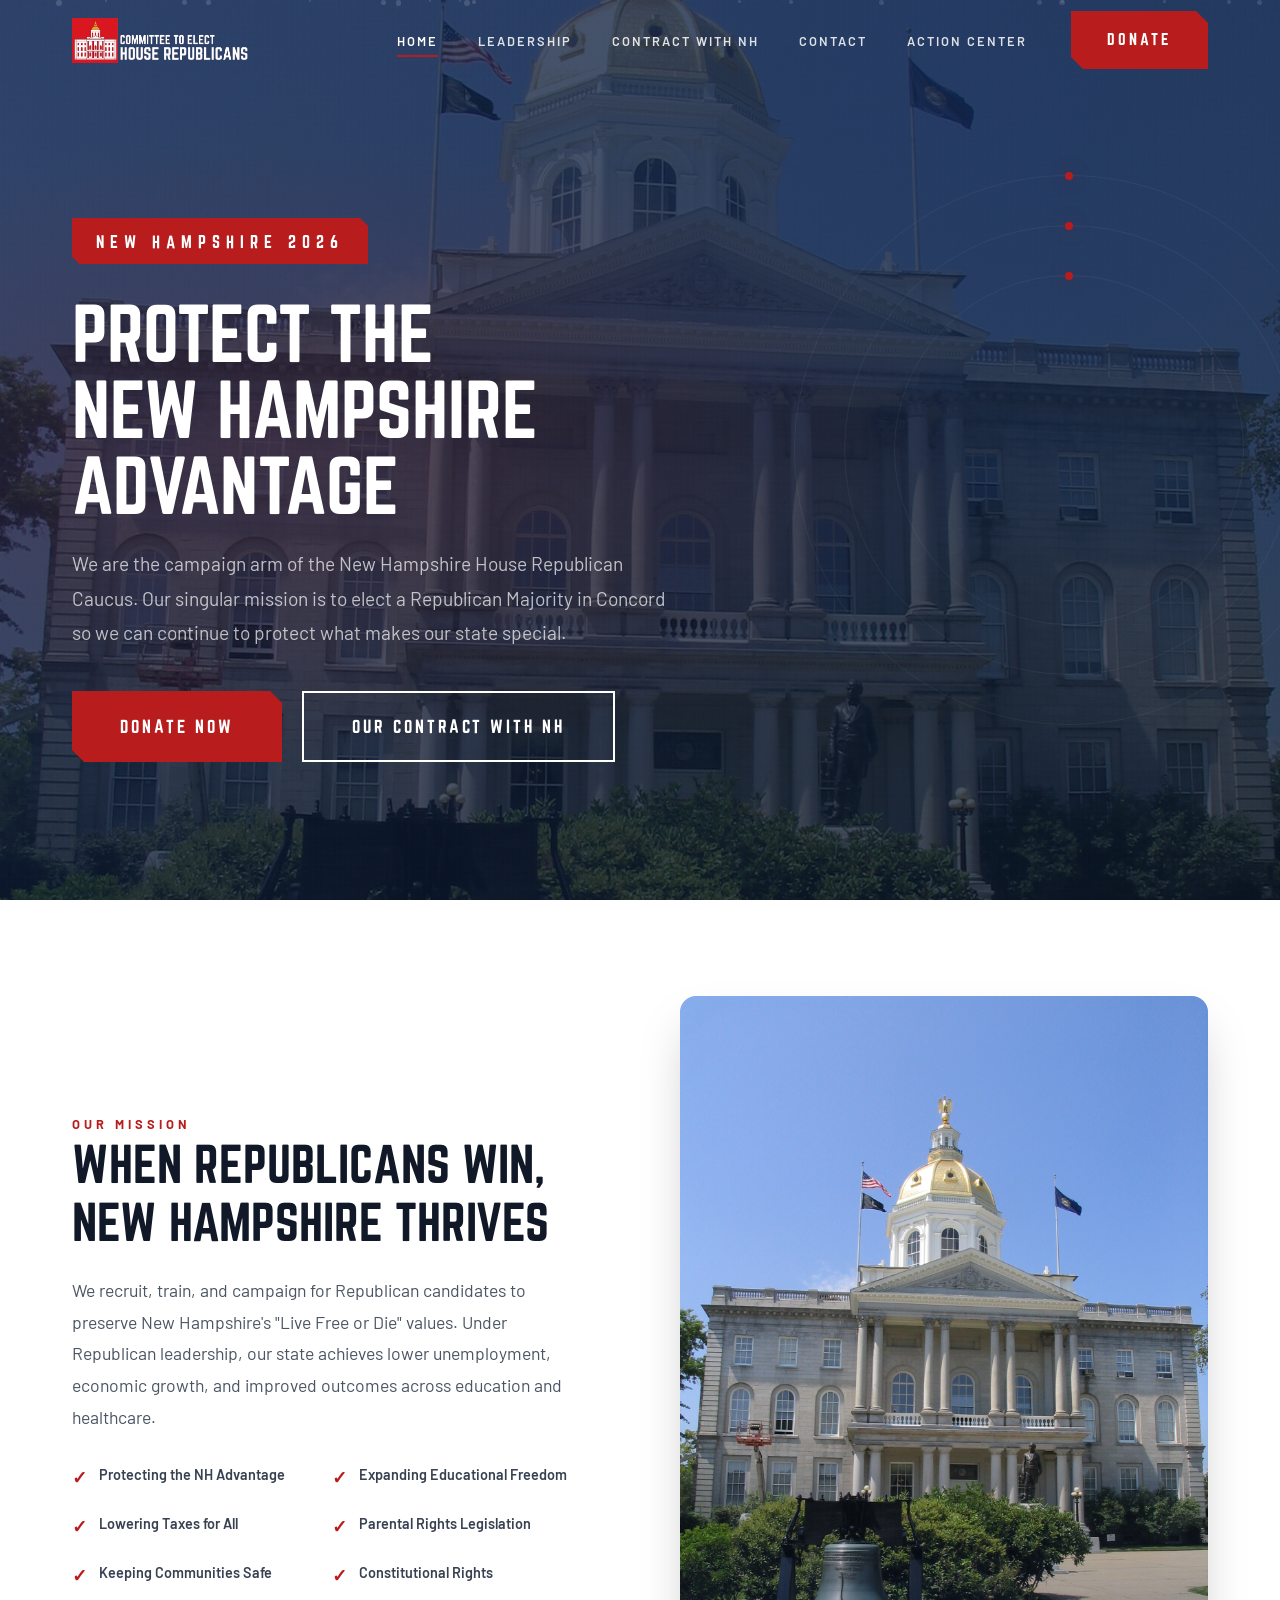
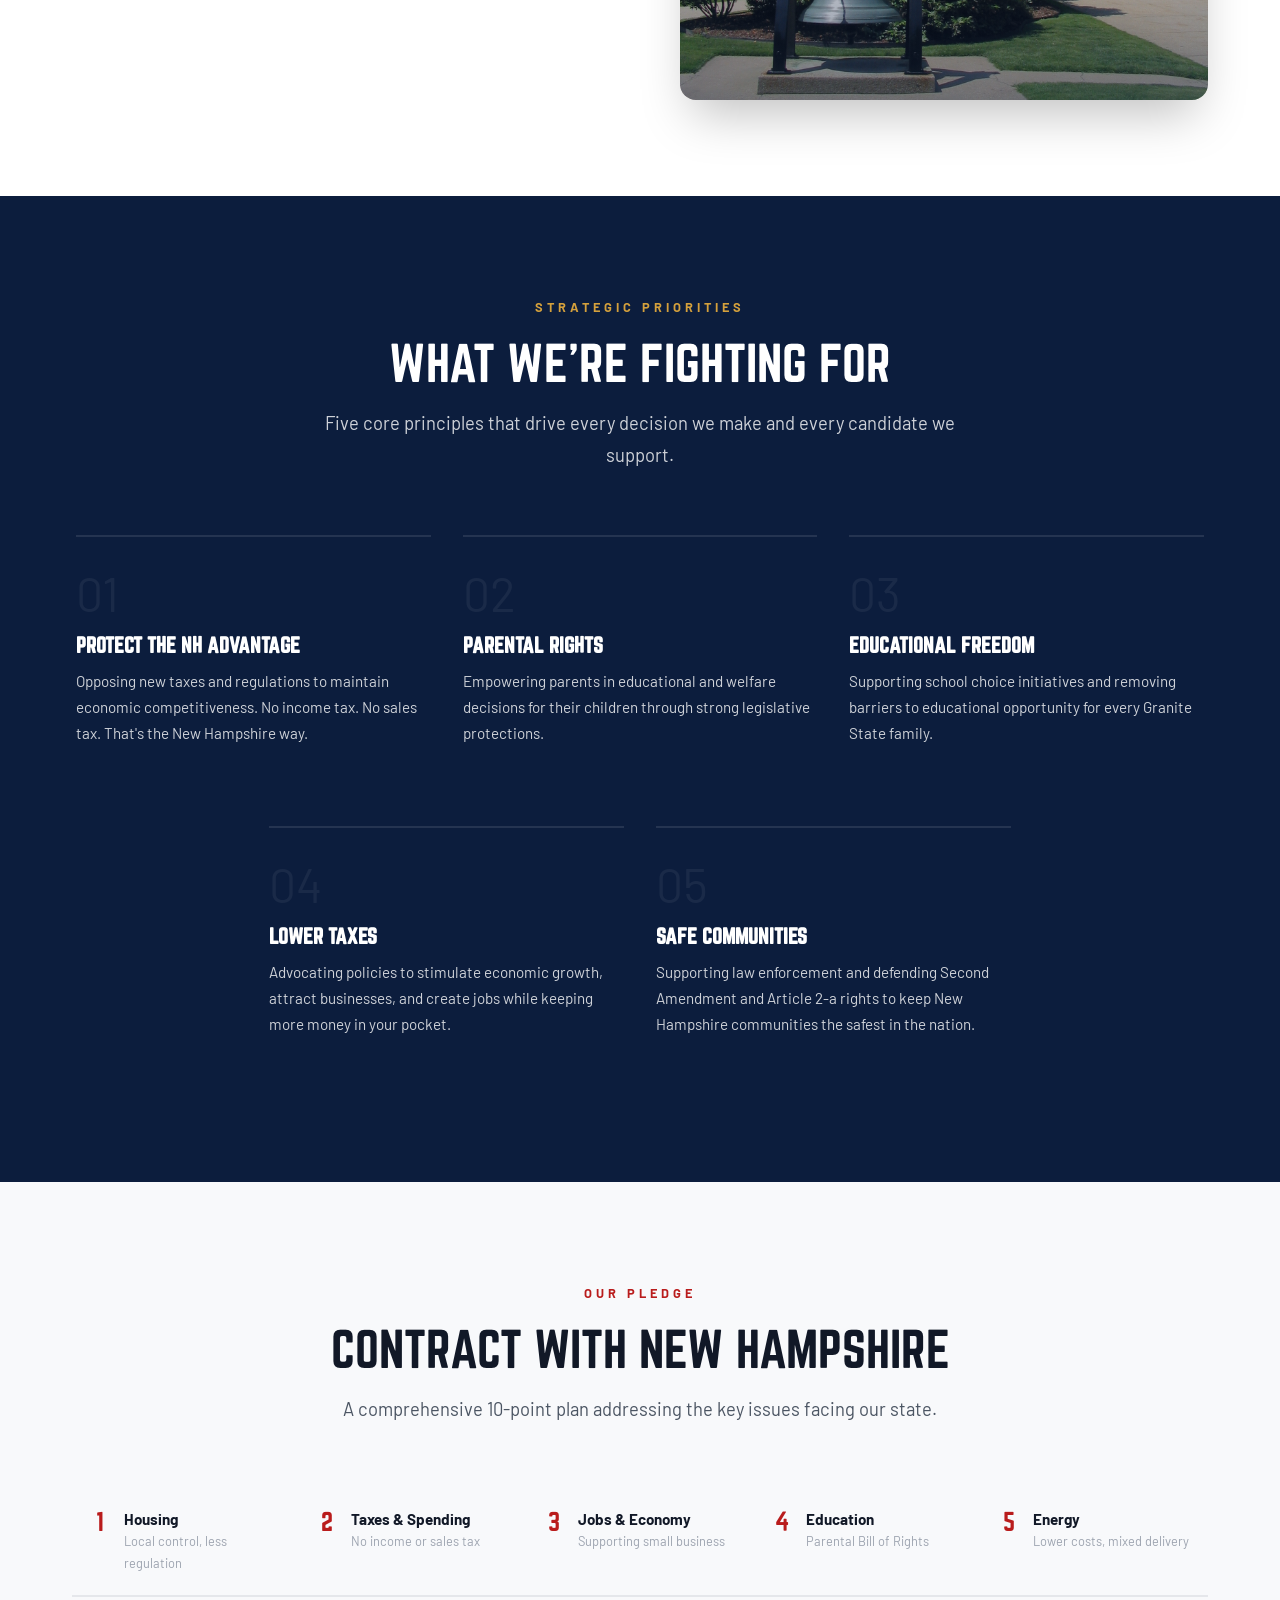
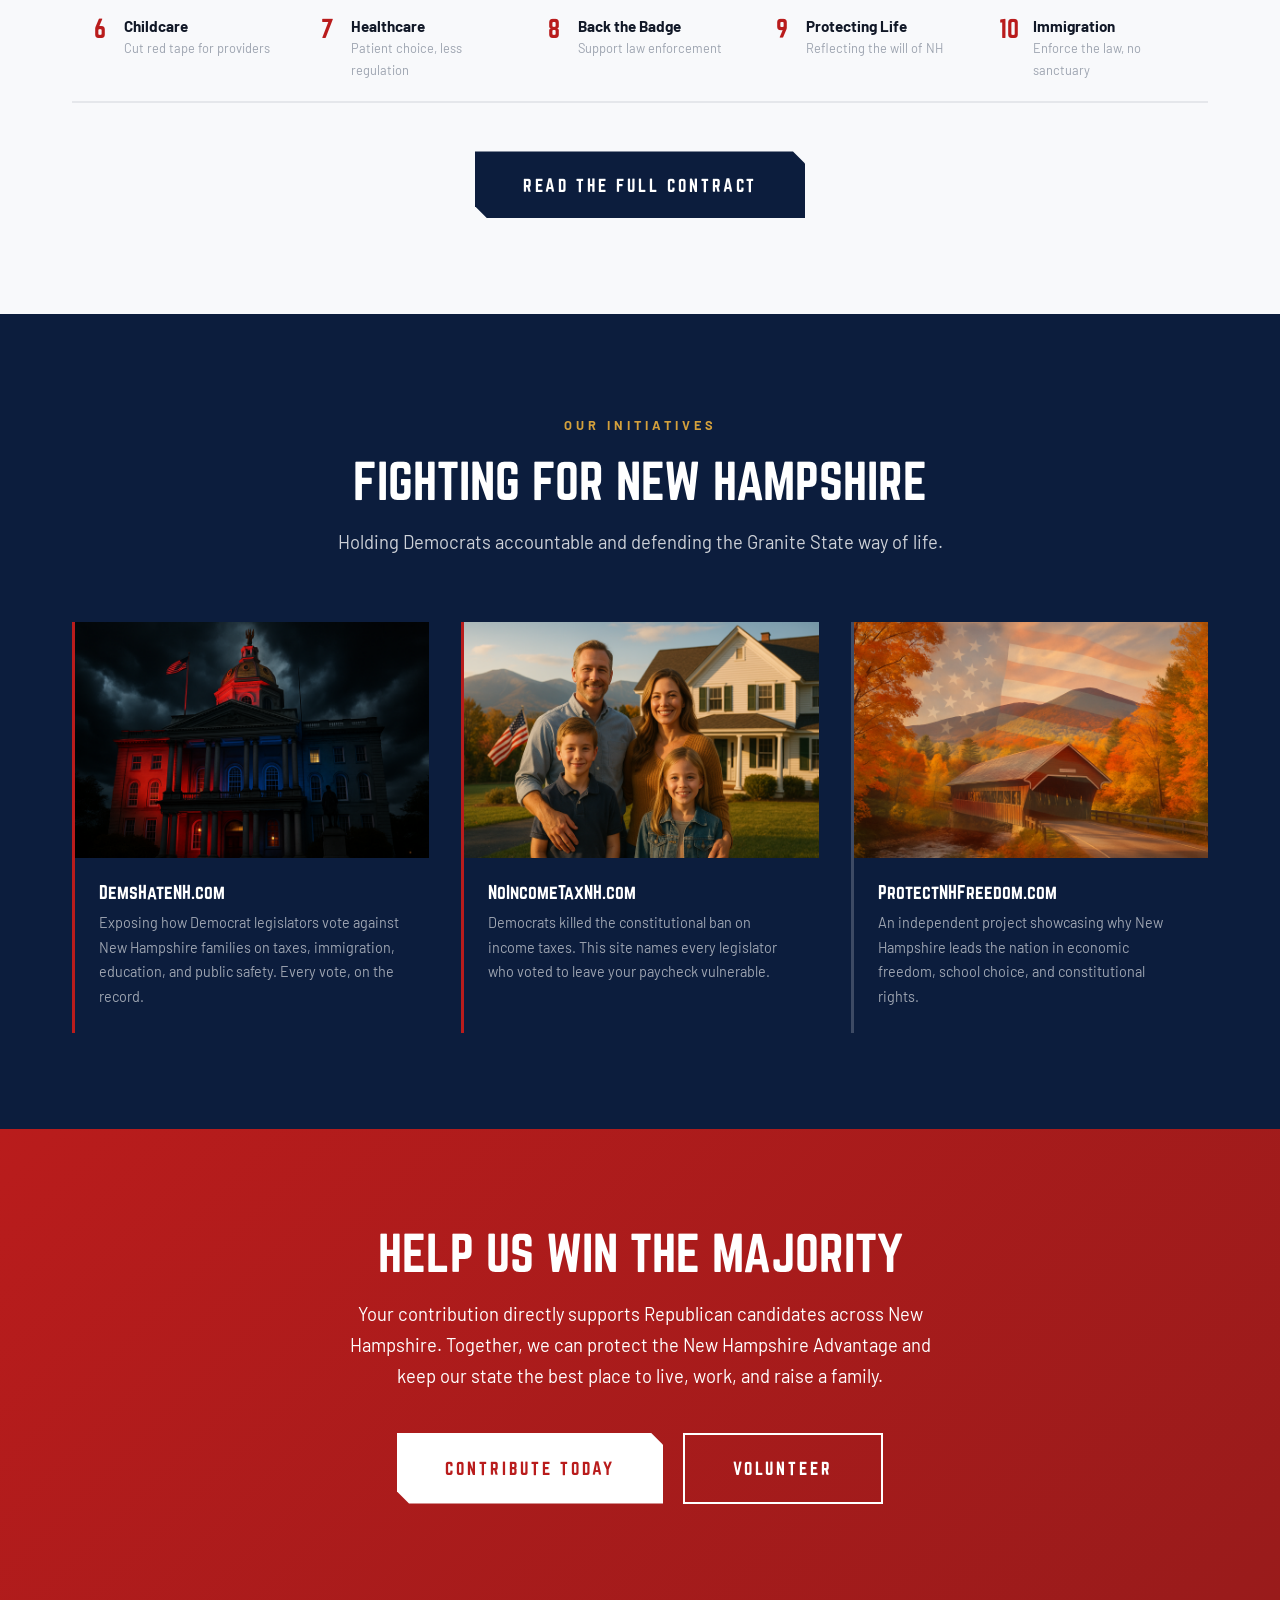
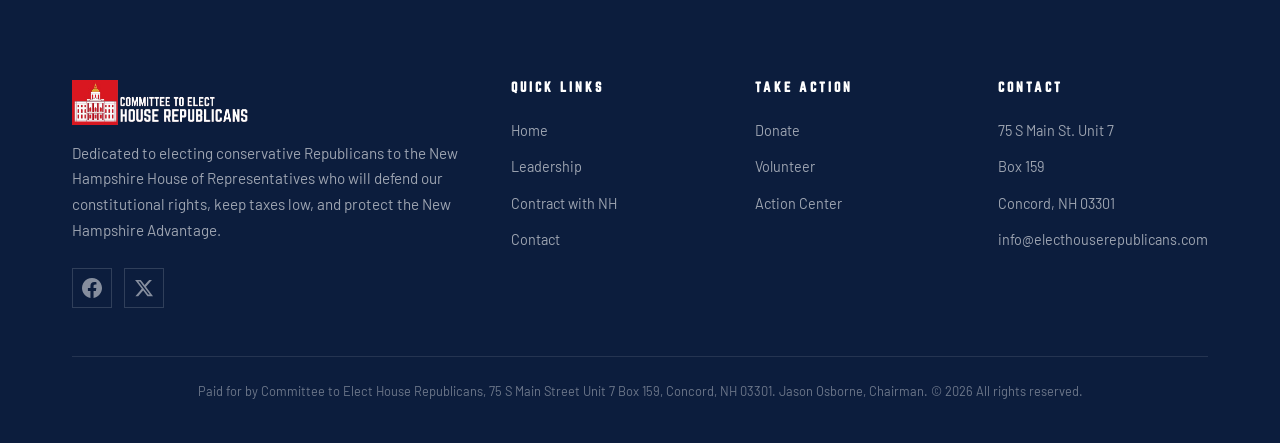
<file: index.html>
<!DOCTYPE html>
<html lang="en">
<head>
  <meta charset="UTF-8">
  <meta name="viewport" content="width=device-width, initial-scale=1.0">
  <title>Committee to Elect House Republicans | New Hampshire</title>
  <meta name="description" content="The campaign arm of the New Hampshire House Republican Caucus. Our mission is to elect a Republican Majority in Concord to protect the New Hampshire Advantage.">
  <meta name="keywords" content="New Hampshire, Republicans, House Republicans, CTEHR, GOP, NH Advantage, Concord, elect, conservative">
  <meta property="og:title" content="Committee to Elect House Republicans | New Hampshire">
  <meta property="og:description" content="Our singular mission is to elect a Republican Majority in Concord so we can protect what makes New Hampshire special.">
  <meta property="og:image" content="https://electhouserepublicans.com/images/og-home.jpg">
  <meta property="og:type" content="website">
  <meta name="twitter:card" content="summary_large_image">
  <meta name="twitter:image" content="https://electhouserepublicans.com/images/og-home.jpg">
  <link rel="icon" href="favicon.ico">
  <link rel="preconnect" href="https://fonts.googleapis.com">
  <link rel="preconnect" href="https://fonts.gstatic.com" crossorigin>
  <link href="https://fonts.googleapis.com/css2?family=Barlow:wght@300;400;500;600;700;800&display=swap" rel="stylesheet">
  <link rel="stylesheet" href="https://cdnjs.cloudflare.com/ajax/libs/font-awesome/6.5.1/css/all.min.css">
  <link rel="stylesheet" href="css/style.css">
</head>
<body>

  <!-- Header -->
  <header class="header header--transparent">
    <div class="header__inner">
      <a href="index.html" class="header__logo">
        <img src="images/logo.png" alt="Committee to Elect House Republicans">
      </a>

      <nav class="header__nav">
        <ul class="header__nav-list">
          <li><a href="index.html" class="header__nav-link header__nav-link--active">Home</a></li>
          <li><a href="leadership.html" class="header__nav-link">Leadership</a></li>
          <li><a href="contract.html" class="header__nav-link">Contract with NH</a></li>
          <li><a href="contact.html" class="header__nav-link">Contact</a></li>
          <li><a href="https://actioncenter.winthehouse.gop/" target="_blank" rel="noopener" class="header__nav-link">Action Center</a></li>
        </ul>
        <div class="header__donate">
          <a href="donate.html" class="btn btn--primary">Donate</a>
        </div>
      </nav>

      <button class="header__toggle" aria-label="Toggle menu">
        <span></span>
        <span></span>
        <span></span>
      </button>
    </div>
  </header>

  <!-- Hero Section -->
  <section class="hero">
    <div class="hero__bg">
      <div class="hero__bg-image"></div>
      <div class="hero__particles"></div>
    </div>

    <div class="hero__decor">
      <div class="hero__decor-ring"></div>
      <div class="hero__decor-ring"></div>
      <div class="hero__decor-ring"></div>
    </div>

    <div class="container">
      <div class="hero__content">
        <span class="hero__pre-heading">New Hampshire 2026</span>

        <h1 class="hero__title">
          Protect the
          <span class="highlight">New Hampshire Advantage</span>
        </h1>

        <p class="hero__subtitle">
          We are the campaign arm of the New Hampshire House Republican Caucus.
          Our singular mission is to elect a Republican Majority in Concord so we
          can continue to protect what makes our state special.
        </p>

        <div class="btn-group">
          <a href="donate.html" class="btn btn--primary btn--lg">
            Donate Now
          </a>
          <a href="contract.html" class="btn btn--secondary btn--lg">
            Our Contract with NH
          </a>
        </div>

      </div>
    </div>
  </section>

  <!-- About Section -->
  <section class="section" id="about">
    <div class="container">
      <div class="about__grid">
        <div class="about__content fade-in-left">
          <span class="about__label">Our Mission</span>
          <h2 class="about__title">When Republicans Win,<br>New Hampshire Thrives</h2>
          <p class="about__text">
            We recruit, train, and campaign for Republican candidates to preserve New Hampshire's
            "Live Free or Die" values. Under Republican leadership, our state achieves lower
            unemployment, economic growth, and improved outcomes across education and healthcare.
          </p>

          <div class="about__features">
            <div class="about__feature">
              <span class="about__feature-check">&#10003;</span>
              <span class="about__feature-text">Protecting the NH Advantage</span>
            </div>
            <div class="about__feature">
              <span class="about__feature-check">&#10003;</span>
              <span class="about__feature-text">Expanding Educational Freedom</span>
            </div>
            <div class="about__feature">
              <span class="about__feature-check">&#10003;</span>
              <span class="about__feature-text">Lowering Taxes for All</span>
            </div>
            <div class="about__feature">
              <span class="about__feature-check">&#10003;</span>
              <span class="about__feature-text">Parental Rights Legislation</span>
            </div>
            <div class="about__feature">
              <span class="about__feature-check">&#10003;</span>
              <span class="about__feature-text">Keeping Communities Safe</span>
            </div>
            <div class="about__feature">
              <span class="about__feature-check">&#10003;</span>
              <span class="about__feature-text">Constitutional Rights</span>
            </div>
          </div>
        </div>

        <div class="about__visual fade-in-right">
          <div class="about__image-wrapper">
            <img src="images/hero-statehouse.jpg" alt="New Hampshire State House in Concord">
          </div>
        </div>
      </div>
    </div>
  </section>

  <!-- Priorities Section -->
  <section class="section section--dark" id="priorities">
    <div class="container">
      <div class="section-header fade-in">
        <span class="label">Strategic Priorities</span>
        <h2>What We're Fighting For</h2>
        <p>Five core principles that drive every decision we make and every candidate we support.</p>
      </div>

      <div class="priorities__grid stagger">
        <div class="priority-card">
          <div class="priority-card__number">01</div>
          <h3 class="priority-card__title">Protect the NH Advantage</h3>
          <p class="priority-card__text">
            Opposing new taxes and regulations to maintain economic competitiveness.
            No income tax. No sales tax. That's the New Hampshire way.
          </p>
        </div>

        <div class="priority-card">
          <div class="priority-card__number">02</div>
          <h3 class="priority-card__title">Parental Rights</h3>
          <p class="priority-card__text">
            Empowering parents in educational and welfare decisions for their children
            through strong legislative protections.
          </p>
        </div>

        <div class="priority-card">
          <div class="priority-card__number">03</div>
          <h3 class="priority-card__title">Educational Freedom</h3>
          <p class="priority-card__text">
            Supporting school choice initiatives and removing barriers to educational
            opportunity for every Granite State family.
          </p>
        </div>

        <div class="priority-card">
          <div class="priority-card__number">04</div>
          <h3 class="priority-card__title">Lower Taxes</h3>
          <p class="priority-card__text">
            Advocating policies to stimulate economic growth, attract businesses, and
            create jobs while keeping more money in your pocket.
          </p>
        </div>

        <div class="priority-card">
          <div class="priority-card__number">05</div>
          <h3 class="priority-card__title">Safe Communities</h3>
          <p class="priority-card__text">
            Supporting law enforcement and defending Second Amendment and Article 2-a
            rights to keep New Hampshire communities the safest in the nation.
          </p>
        </div>
      </div>
    </div>
  </section>

  <!-- Contract Preview -->
  <section class="section section--gray" id="contract">
    <div class="container">
      <div class="section-header fade-in">
        <span class="label">Our Pledge</span>
        <h2>Contract with New Hampshire</h2>
        <p>A comprehensive 10-point plan addressing the key issues facing our state.</p>
      </div>

      <div class="contract-preview__grid stagger">
        <div class="contract-item">
          <div class="contract-item__number">1</div>
          <div>
            <div class="contract-item__title">Housing</div>
            <div class="contract-item__desc">Local control, less regulation</div>
          </div>
        </div>
        <div class="contract-item">
          <div class="contract-item__number">2</div>
          <div>
            <div class="contract-item__title">Taxes &amp; Spending</div>
            <div class="contract-item__desc">No income or sales tax</div>
          </div>
        </div>
        <div class="contract-item">
          <div class="contract-item__number">3</div>
          <div>
            <div class="contract-item__title">Jobs &amp; Economy</div>
            <div class="contract-item__desc">Supporting small business</div>
          </div>
        </div>
        <div class="contract-item">
          <div class="contract-item__number">4</div>
          <div>
            <div class="contract-item__title">Education</div>
            <div class="contract-item__desc">Parental Bill of Rights</div>
          </div>
        </div>
        <div class="contract-item">
          <div class="contract-item__number">5</div>
          <div>
            <div class="contract-item__title">Energy</div>
            <div class="contract-item__desc">Lower costs, mixed delivery</div>
          </div>
        </div>
        <div class="contract-item">
          <div class="contract-item__number">6</div>
          <div>
            <div class="contract-item__title">Childcare</div>
            <div class="contract-item__desc">Cut red tape for providers</div>
          </div>
        </div>
        <div class="contract-item">
          <div class="contract-item__number">7</div>
          <div>
            <div class="contract-item__title">Healthcare</div>
            <div class="contract-item__desc">Patient choice, less regulation</div>
          </div>
        </div>
        <div class="contract-item">
          <div class="contract-item__number">8</div>
          <div>
            <div class="contract-item__title">Back the Badge</div>
            <div class="contract-item__desc">Support law enforcement</div>
          </div>
        </div>
        <div class="contract-item">
          <div class="contract-item__number">9</div>
          <div>
            <div class="contract-item__title">Protecting Life</div>
            <div class="contract-item__desc">Reflecting the will of NH</div>
          </div>
        </div>
        <div class="contract-item">
          <div class="contract-item__number">10</div>
          <div>
            <div class="contract-item__title">Immigration</div>
            <div class="contract-item__desc">Enforce the law, no sanctuary</div>
          </div>
        </div>
      </div>

      <div style="text-align: center; margin-top: 2rem;" class="fade-in">
        <a href="contract.html" class="btn btn--navy btn--lg">
          Read the Full Contract
        </a>
      </div>
    </div>
  </section>

  <!-- Our Initiatives -->
  <section class="section section--dark" id="initiatives">
    <div class="container">
      <div class="section-header fade-in">
        <span class="label">Our Initiatives</span>
        <h2>Fighting for New Hampshire</h2>
        <p>Holding Democrats accountable and defending the Granite State way of life.</p>
      </div>

      <div class="initiatives__grid stagger">

        <a href="https://demshatenh.com" target="_blank" rel="noopener" style="display: block; border-left: 3px solid var(--red-primary); transition: all 0.2s; overflow: hidden;">
          <img src="images/demshatenh.png" alt="DemsHateNH.com" style="width: 100%; aspect-ratio: 3/2; object-fit: cover;">
          <div style="padding: 1.5rem;">
            <h3 style="font-size: 1.1rem; margin-bottom: 0.5rem;">DemsHateNH.com</h3>
            <p style="font-size: 0.9rem; color: rgba(255,255,255,0.6); margin: 0;">
              Exposing how Democrat legislators vote against New Hampshire families on taxes, immigration, education, and public safety. Every vote, on the record.
            </p>
          </div>
        </a>

        <a href="https://noincometaxnh.com" target="_blank" rel="noopener" style="display: block; border-left: 3px solid var(--red-primary); transition: all 0.2s; overflow: hidden;">
          <img src="images/noincometaxnh.png" alt="NoIncomeTaxNH.com" style="width: 100%; aspect-ratio: 3/2; object-fit: cover;">
          <div style="padding: 1.5rem;">
            <h3 style="font-size: 1.1rem; margin-bottom: 0.5rem;">NoIncomeTaxNH.com</h3>
            <p style="font-size: 0.9rem; color: rgba(255,255,255,0.6); margin: 0;">
              Democrats killed the constitutional ban on income taxes. This site names every legislator who voted to leave your paycheck vulnerable.
            </p>
          </div>
        </a>

        <a href="https://protectnhfreedom.com" target="_blank" rel="noopener" style="display: block; border-left: 3px solid rgba(255,255,255,0.2); transition: all 0.2s; overflow: hidden;">
          <img src="images/protectnhfreedom.png" alt="ProtectNHFreedom.com" style="width: 100%; aspect-ratio: 3/2; object-fit: cover;">
          <div style="padding: 1.5rem;">
            <h3 style="font-size: 1.1rem; margin-bottom: 0.5rem;">ProtectNHFreedom.com</h3>
            <p style="font-size: 0.9rem; color: rgba(255,255,255,0.6); margin: 0;">
              An independent project showcasing why New Hampshire leads the nation in economic freedom, school choice, and constitutional rights.
            </p>
          </div>
        </a>

      </div>
    </div>
  </section>

  <!-- CTA / Donate Section -->
  <section class="cta section--red" id="donate">
    <div class="container">
      <div class="cta__inner fade-in">
        <h2 class="cta__title">Help Us Win the Majority</h2>
        <p class="cta__text">
          Your contribution directly supports Republican candidates across New Hampshire.
          Together, we can protect the New Hampshire Advantage and keep our state the
          best place to live, work, and raise a family.
        </p>
        <div class="btn-group" style="justify-content: center;">
          <a href="donate.html" class="btn btn--white btn--lg">
            Contribute Today
          </a>
          <a href="contact.html" class="btn btn--secondary btn--lg">
            Volunteer
          </a>
        </div>
      </div>
    </div>
  </section>

  <!-- Footer -->
  <footer class="footer">
    <div class="container">
      <div class="footer__grid">
        <div class="footer__brand">
          <a href="index.html" class="header__logo" style="margin-bottom: 0.5rem;">
            <img src="images/logo.png" alt="Committee to Elect House Republicans">
          </a>
          <p>
            Dedicated to electing conservative Republicans to the New Hampshire House
            of Representatives who will defend our constitutional rights, keep taxes low,
            and protect the New Hampshire Advantage.
          </p>
          <div class="social-links" style="margin-top: 1.5rem;">
            <a href="https://www.facebook.com/CommitteeToElectHouseRepublicans/" target="_blank" rel="noopener" class="footer__social" aria-label="Facebook"><svg width="20" height="20" viewBox="0 0 24 24" fill="currentColor"><path d="M24 12.073c0-6.627-5.373-12-12-12s-12 5.373-12 12c0 5.99 4.388 10.954 10.125 11.854v-8.385H7.078v-3.47h3.047V9.43c0-3.007 1.792-4.669 4.533-4.669 1.312 0 2.686.235 2.686.235v2.953H15.83c-1.491 0-1.956.925-1.956 1.874v2.25h3.328l-.532 3.47h-2.796v8.385C19.612 23.027 24 18.062 24 12.073z"/></svg>
            </a>
            <a href="https://x.com/ctehr" target="_blank" rel="noopener" class="footer__social" aria-label="X"><svg width="20" height="20" viewBox="0 0 24 24" fill="currentColor"><path d="M18.244 2.25h3.308l-7.227 8.26 8.502 11.24H16.17l-5.214-6.817L4.99 21.75H1.68l7.73-8.835L1.254 2.25H8.08l4.713 6.231zm-1.161 17.52h1.833L7.084 4.126H5.117z"/></svg>
            </a>
          </div>
        </div>

        <div class="footer__col">
          <h4 class="footer__heading">Quick Links</h4>
          <div class="footer__links">
            <a href="index.html" class="footer__link">Home</a>
            <a href="leadership.html" class="footer__link">Leadership</a>
            <a href="contract.html" class="footer__link">Contract with NH</a>
            <a href="contact.html" class="footer__link">Contact</a>
          </div>
        </div>

        <div class="footer__col">
          <h4 class="footer__heading">Take Action</h4>
          <div class="footer__links">
            <a href="donate.html" class="footer__link">Donate</a>
            <a href="contact.html" class="footer__link">Volunteer</a>
            <a href="https://actioncenter.winthehouse.gop/" target="_blank" rel="noopener" class="footer__link">Action Center</a>
          </div>
        </div>

        <div class="footer__col">
          <h4 class="footer__heading">Contact</h4>
          <div class="footer__links">
            <span class="footer__link">75 S Main St. Unit 7</span>
            <span class="footer__link">Box 159</span>
            <span class="footer__link">Concord, NH 03301</span>
            <a href="mailto:info@electhouserepublicans.com" class="footer__link">info@electhouserepublicans.com</a>
          </div>
        </div>
      </div>

      <div class="footer__bottom">
        <p>Paid for by Committee to Elect House Republicans, 75 S Main Street Unit 7 Box 159, Concord, NH 03301. Jason Osborne, Chairman. &copy; 2026 All rights reserved.</p>
      </div>
    </div>
  </footer>

  <script src="js/main.js"></script>
</body>
</html>
</file>
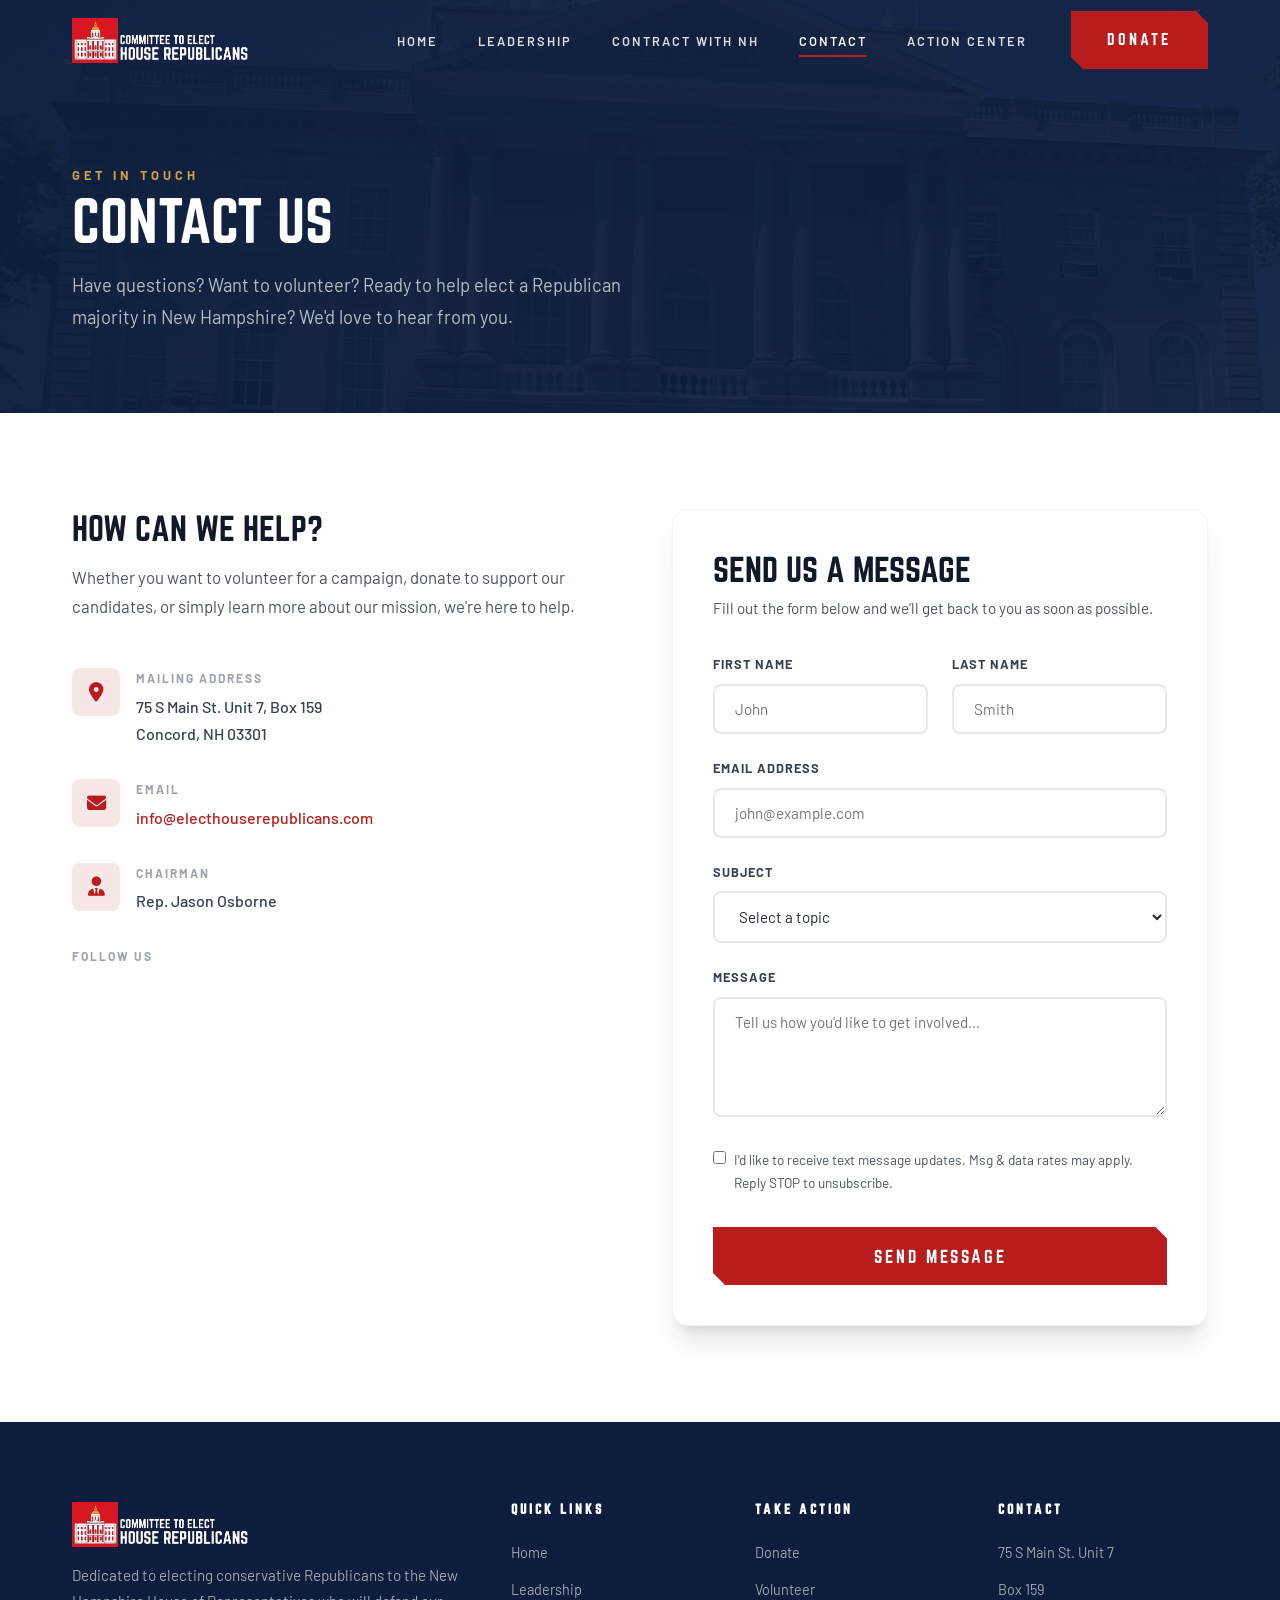
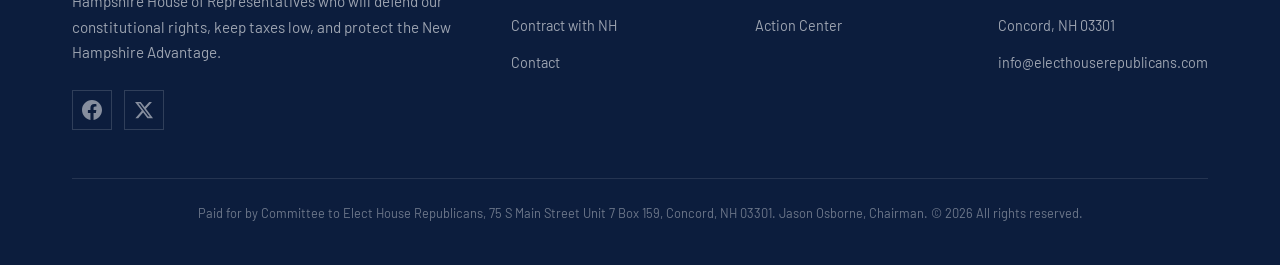
<file: contact.html>
<!DOCTYPE html>
<html lang="en">
<head>
  <meta charset="UTF-8">
  <meta name="viewport" content="width=device-width, initial-scale=1.0">
  <title>Contact Us | Committee to Elect House Republicans</title>
  <link rel="icon" href="favicon.ico">
  <meta property="og:image" content="https://electhouserepublicans.com/images/og-contact.jpg">
  <meta property="og:type" content="website">
  <meta name="twitter:card" content="summary_large_image">
  <meta name="twitter:image" content="https://electhouserepublicans.com/images/og-contact.jpg">
  <meta name="description" content="Get in touch with the Committee to Elect House Republicans. Volunteer, donate, or reach out with questions.">
  <link rel="preconnect" href="https://fonts.googleapis.com">
  <link rel="preconnect" href="https://fonts.gstatic.com" crossorigin>
  <link href="https://fonts.googleapis.com/css2?family=Barlow:wght@300;400;500;600;700;800&display=swap" rel="stylesheet">
  <link rel="stylesheet" href="https://cdnjs.cloudflare.com/ajax/libs/font-awesome/6.5.1/css/all.min.css">
  <link rel="stylesheet" href="css/style.css">
  <script src="https://challenges.cloudflare.com/turnstile/v0/api.js" async defer></script>
</head>
<body>

  <!-- Header -->
  <header class="header header--transparent">
    <div class="header__inner">
      <a href="index.html" class="header__logo">
        <img src="images/logo.png" alt="Committee to Elect House Republicans">
      </a>
      <nav class="header__nav">
        <ul class="header__nav-list">
          <li><a href="index.html" class="header__nav-link">Home</a></li>
          <li><a href="leadership.html" class="header__nav-link">Leadership</a></li>
          <li><a href="contract.html" class="header__nav-link">Contract with NH</a></li>
          <li><a href="contact.html" class="header__nav-link header__nav-link--active">Contact</a></li>
          <li><a href="https://actioncenter.winthehouse.gop/" target="_blank" rel="noopener" class="header__nav-link">Action Center</a></li>
        </ul>
        <div class="header__donate">
          <a href="donate.html" class="btn btn--primary">Donate</a>
        </div>
      </nav>
      <button class="header__toggle" aria-label="Toggle menu">
        <span></span><span></span><span></span>
      </button>
    </div>
  </header>

  <!-- Page Hero -->
  <section class="page-hero">
    <div class="page-hero__bg" style="background-image: url('images/hero-statehouse.jpg');"></div>
    <div class="container">
      <div class="page-hero__content">
        <span class="page-hero__label">Get in Touch</span>
        <h1 class="page-hero__title">Contact Us</h1>
        <p class="page-hero__text">
          Have questions? Want to volunteer? Ready to help elect a Republican
          majority in New Hampshire? We'd love to hear from you.
        </p>
      </div>
    </div>
  </section>

  <!-- Contact Section -->
  <section class="section">
    <div class="container">
      <div class="contact__grid">

        <div class="contact__info fade-in-left">
          <div>
            <h3 style="margin-bottom: 1rem;">How Can We Help?</h3>
            <p>
              Whether you want to volunteer for a campaign, donate to support our
              candidates, or simply learn more about our mission, we're here to help.
            </p>
          </div>

          <div class="contact__info-item">
            <div class="contact__info-icon"><i class="fas fa-location-dot"></i></div>
            <div>
              <div class="contact__info-label">Mailing Address</div>
              <div class="contact__info-text">
                75 S Main St. Unit 7, Box 159<br>
                Concord, NH 03301
              </div>
            </div>
          </div>

          <div class="contact__info-item">
            <div class="contact__info-icon"><i class="fas fa-envelope"></i></div>
            <div>
              <div class="contact__info-label">Email</div>
              <a href="mailto:info@electhouserepublicans.com" class="contact__info-text" style="color: var(--red-primary);">
                info@electhouserepublicans.com
              </a>
            </div>
          </div>

          <div class="contact__info-item">
            <div class="contact__info-icon"><i class="fas fa-user-tie"></i></div>
            <div>
              <div class="contact__info-label">Chairman</div>
              <div class="contact__info-text">Rep. Jason Osborne</div>
            </div>
          </div>

          <div>
            <div class="contact__info-label" style="margin-bottom: 0.75rem;">Follow Us</div>
            <div class="social-links">
              <a href="https://www.facebook.com/CommitteeToElectHouseRepublicans/" target="_blank" rel="noopener" class="footer__link" aria-label="Facebook">
                Facebook
              </a>
              <a href="https://x.com/ctehr" target="_blank" rel="noopener" class="footer__link" aria-label="X (Twitter)">
                X (Twitter)
              </a>
            </div>
          </div>
        </div>

        <div class="contact__form fade-in-right">
          <h3 style="margin-bottom: 0.5rem;">Send Us a Message</h3>
          <p style="margin-bottom: 2rem; font-size: 0.95rem;">
            Fill out the form below and we'll get back to you as soon as possible.
          </p>

          <form>
            <div class="form-row">
              <div class="form-group">
                <label for="firstName">First Name</label>
                <input type="text" id="firstName" name="firstName" placeholder="John" required>
              </div>
              <div class="form-group">
                <label for="lastName">Last Name</label>
                <input type="text" id="lastName" name="lastName" placeholder="Smith" required>
              </div>
            </div>

            <div class="form-group">
              <label for="email">Email Address</label>
              <input type="email" id="email" name="email" placeholder="john@example.com" required>
            </div>

            <div class="form-group">
              <label for="subject">Subject</label>
              <select id="subject" name="subject">
                <option value="" disabled selected>Select a topic</option>
                <option value="volunteer">I Want to Volunteer</option>
                <option value="donate">Donation Questions</option>
                <option value="candidate">Running for Office</option>
                <option value="media">Media Inquiry</option>
                <option value="other">Other</option>
              </select>
            </div>

            <div class="form-group">
              <label for="message">Message</label>
              <textarea id="message" name="message" placeholder="Tell us how you'd like to get involved..." required></textarea>
            </div>

            <label style="display: flex; align-items: flex-start; gap: 0.5rem; margin-bottom: 1rem; cursor: pointer; font-size: 0.85rem; color: var(--gray-600);">
              <input type="checkbox" id="sms-opt-in" name="sms_opt_in" style="margin-top: 3px;">
              I'd like to receive text message updates. Msg & data rates may apply. Reply STOP to unsubscribe.
            </label>

            <div class="cf-turnstile" data-sitekey="0x4AAAAAACs_6qjf1U-vcmnn" data-theme="light"></div>

            <button type="submit" class="btn btn--primary btn--lg" style="width: 100%; justify-content: center; margin-top: 1rem;">
              Send Message
            </button>
          </form>
        </div>

      </div>
    </div>
  </section>

  <!-- Footer -->
  <footer class="footer">
    <div class="container">
      <div class="footer__grid">
        <div class="footer__brand">
          <a href="index.html" class="header__logo" style="margin-bottom: 0.5rem;">
            <img src="images/logo.png" alt="Committee to Elect House Republicans">
          </a>
          <p>
            Dedicated to electing conservative Republicans to the New Hampshire House
            of Representatives who will defend our constitutional rights, keep taxes low,
            and protect the New Hampshire Advantage.
          </p>
          <div class="social-links" style="margin-top: 1.5rem;">
            <a href="https://www.facebook.com/CommitteeToElectHouseRepublicans/" target="_blank" rel="noopener" class="footer__social" aria-label="Facebook"><svg width="20" height="20" viewBox="0 0 24 24" fill="currentColor"><path d="M24 12.073c0-6.627-5.373-12-12-12s-12 5.373-12 12c0 5.99 4.388 10.954 10.125 11.854v-8.385H7.078v-3.47h3.047V9.43c0-3.007 1.792-4.669 4.533-4.669 1.312 0 2.686.235 2.686.235v2.953H15.83c-1.491 0-1.956.925-1.956 1.874v2.25h3.328l-.532 3.47h-2.796v8.385C19.612 23.027 24 18.062 24 12.073z"/></svg></a>
            <a href="https://x.com/ctehr" target="_blank" rel="noopener" class="footer__social" aria-label="X"><svg width="20" height="20" viewBox="0 0 24 24" fill="currentColor"><path d="M18.244 2.25h3.308l-7.227 8.26 8.502 11.24H16.17l-5.214-6.817L4.99 21.75H1.68l7.73-8.835L1.254 2.25H8.08l4.713 6.231zm-1.161 17.52h1.833L7.084 4.126H5.117z"/></svg></a>
          </div>
        </div>
        <div class="footer__col">
          <h4 class="footer__heading">Quick Links</h4>
          <div class="footer__links">
            <a href="index.html" class="footer__link">Home</a>
            <a href="leadership.html" class="footer__link">Leadership</a>
            <a href="contract.html" class="footer__link">Contract with NH</a>
            <a href="contact.html" class="footer__link">Contact</a>
          </div>
        </div>
        <div class="footer__col">
          <h4 class="footer__heading">Take Action</h4>
          <div class="footer__links">
            <a href="donate.html" class="footer__link">Donate</a>
            <a href="contact.html" class="footer__link">Volunteer</a>
            <a href="https://actioncenter.winthehouse.gop/" target="_blank" rel="noopener" class="footer__link">Action Center</a>
          </div>
        </div>
        <div class="footer__col">
          <h4 class="footer__heading">Contact</h4>
          <div class="footer__links">
            <span class="footer__link">75 S Main St. Unit 7</span>
            <span class="footer__link">Box 159</span>
            <span class="footer__link">Concord, NH 03301</span>
            <a href="mailto:info@electhouserepublicans.com" class="footer__link">info@electhouserepublicans.com</a>
          </div>
        </div>
      </div>
      <div class="footer__bottom">
        <p>Paid for by Committee to Elect House Republicans, 75 S Main Street Unit 7 Box 159, Concord, NH 03301. Jason Osborne, Chairman. &copy; 2026 All rights reserved.</p>
      </div>
    </div>
  </footer>

  <script src="js/main.js"></script>
</body>
</html>
</file>
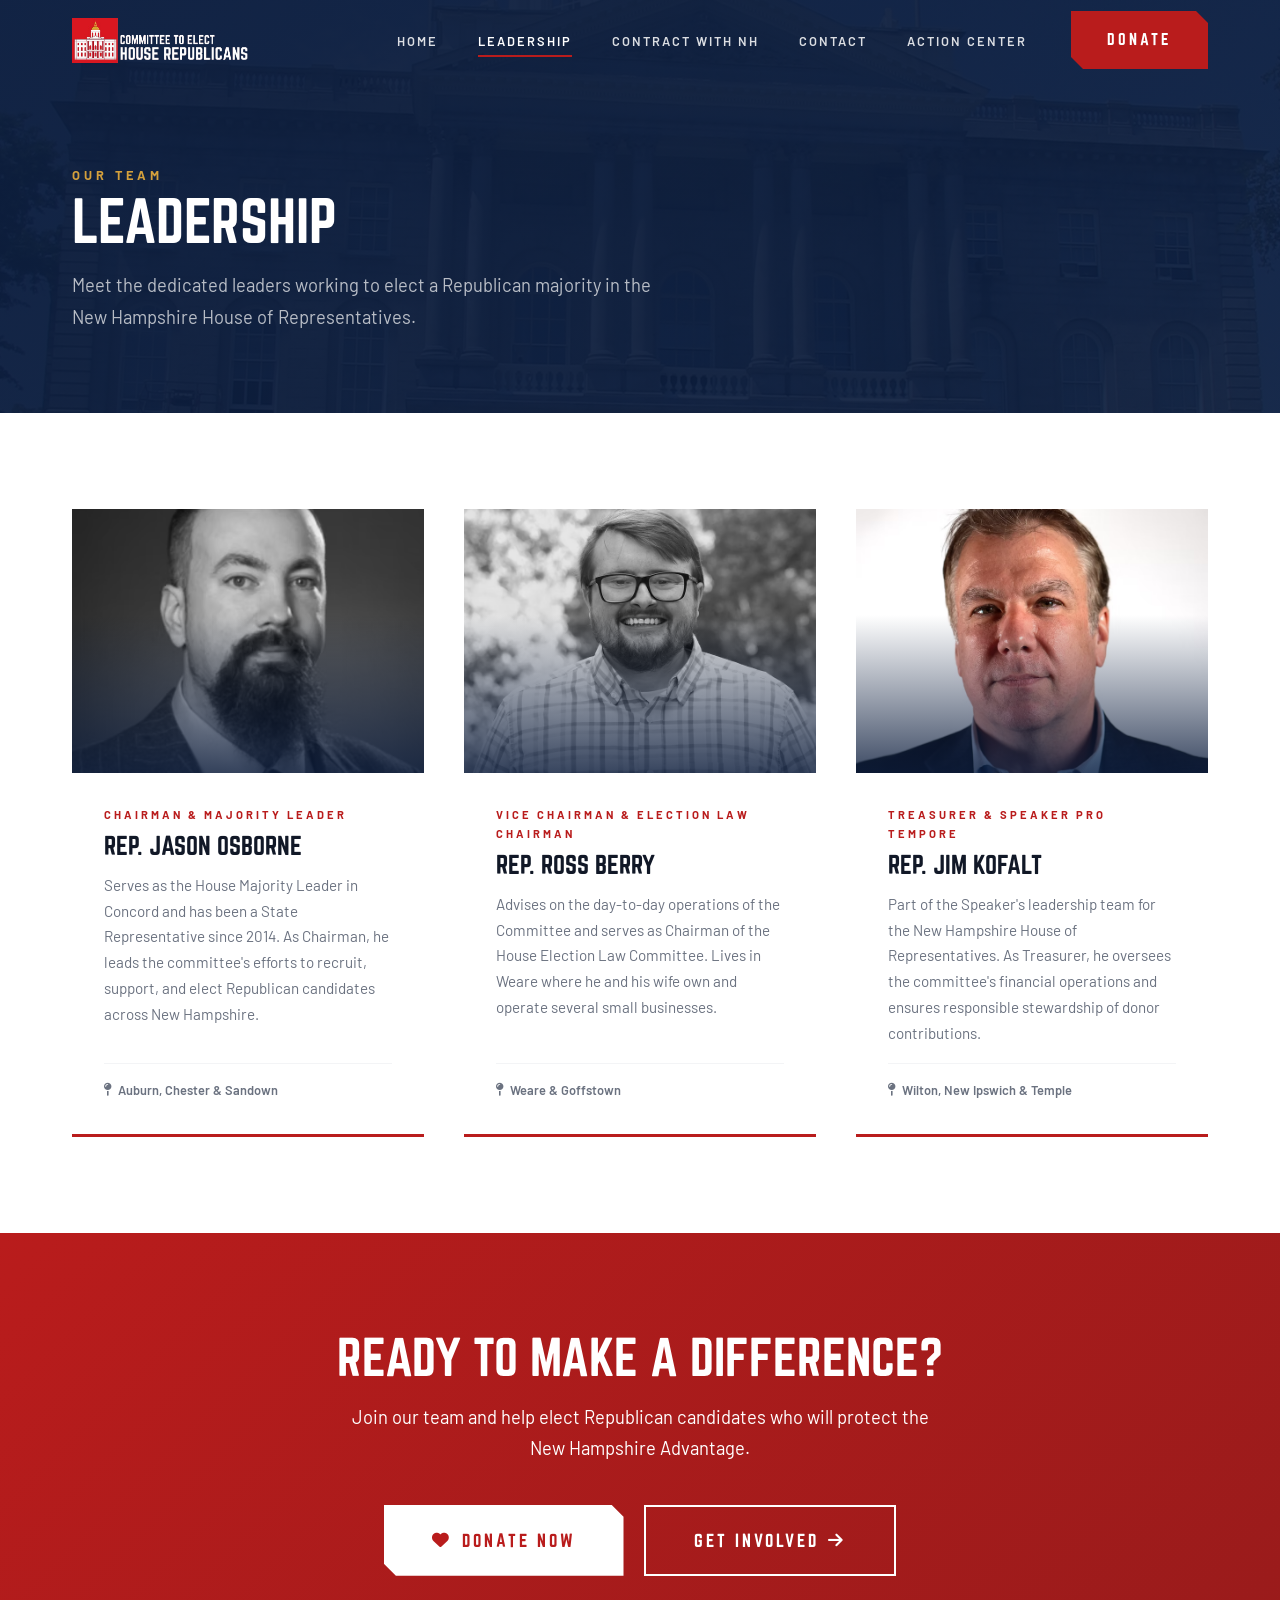
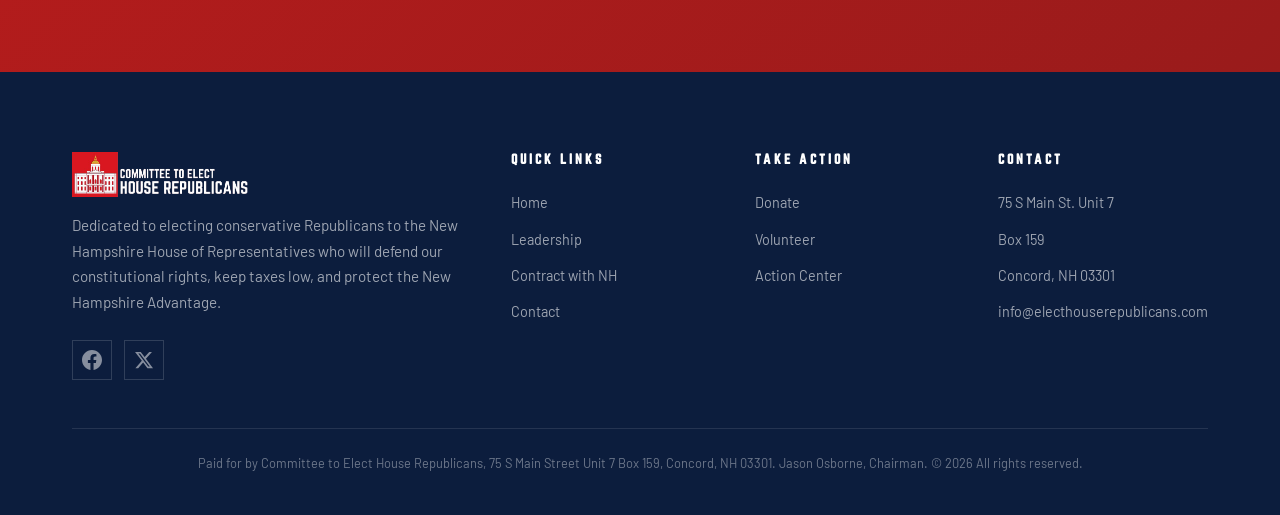
<file: leadership.html>
<!DOCTYPE html>
<html lang="en">
<head>
  <meta charset="UTF-8">
  <meta name="viewport" content="width=device-width, initial-scale=1.0">
  <title>Leadership | Committee to Elect House Republicans</title>
  <meta property="og:image" content="https://electhouserepublicans.com/images/og-leadership.jpg">
  <meta property="og:type" content="website">
  <meta name="twitter:card" content="summary_large_image">
  <meta name="twitter:image" content="https://electhouserepublicans.com/images/og-leadership.jpg">
  <meta name="description" content="Meet the leadership team of the Committee to Elect House Republicans in New Hampshire.">
  <link rel="icon" href="favicon.ico">
  <link rel="preconnect" href="https://fonts.googleapis.com">
  <link rel="preconnect" href="https://fonts.gstatic.com" crossorigin>
  <link href="https://fonts.googleapis.com/css2?family=Barlow:wght@300;400;500;600;700;800&display=swap" rel="stylesheet">
  <link rel="stylesheet" href="https://cdnjs.cloudflare.com/ajax/libs/font-awesome/6.5.1/css/all.min.css">
  <link rel="stylesheet" href="css/style.css">
</head>
<body>

  <!-- Header -->
  <header class="header header--transparent">
    <div class="header__inner">
      <a href="index.html" class="header__logo">
        <img src="images/logo.png" alt="Committee to Elect House Republicans">
      </a>
      <nav class="header__nav">
        <ul class="header__nav-list">
          <li><a href="index.html" class="header__nav-link">Home</a></li>
          <li><a href="leadership.html" class="header__nav-link header__nav-link--active">Leadership</a></li>
          <li><a href="contract.html" class="header__nav-link">Contract with NH</a></li>
          <li><a href="contact.html" class="header__nav-link">Contact</a></li>
          <li><a href="https://actioncenter.winthehouse.gop/" target="_blank" rel="noopener" class="header__nav-link">Action Center</a></li>
        </ul>
        <div class="header__donate">
          <a href="donate.html" class="btn btn--primary">Donate</a>
        </div>
      </nav>
      <button class="header__toggle" aria-label="Toggle menu">
        <span></span><span></span><span></span>
      </button>
    </div>
  </header>

  <!-- Page Hero -->
  <section class="page-hero">
    <div class="page-hero__bg" style="background-image: url('images/hero-statehouse.jpg');"></div>
    <div class="container">
      <div class="page-hero__content">
        <span class="page-hero__label">Our Team</span>
        <h1 class="page-hero__title">Leadership</h1>
        <p class="page-hero__text">
          Meet the dedicated leaders working to elect a Republican majority in
          the New Hampshire House of Representatives.
        </p>
      </div>
    </div>
  </section>

  <!-- Leadership Grid -->
  <section class="section">
    <div class="container">
      <div class="leadership__grid stagger">

        <!-- Jason Osborne -->
        <div class="leader-card">
          <div class="leader-card__image">
            <img src="images/osborne.png" alt="Rep. Jason Osborne">
          </div>
          <div class="leader-card__body">
            <div class="leader-card__title">Chairman &amp; Majority Leader</div>
            <h3 class="leader-card__name">Rep. Jason Osborne</h3>
            <p class="leader-card__text">
              Serves as the House Majority Leader in Concord and has been a State
              Representative since 2014. As Chairman, he leads the committee's efforts
              to recruit, support, and elect Republican candidates across New Hampshire.
            </p>
            <div class="leader-card__district">
              <i class="fas fa-map-pin"></i>
              Auburn, Chester &amp; Sandown
            </div>
          </div>
        </div>

        <!-- Ross Berry -->
        <div class="leader-card">
          <div class="leader-card__image">
            <img src="images/berry.png" alt="Rep. Ross Berry">
          </div>
          <div class="leader-card__body">
            <div class="leader-card__title">Vice Chairman &amp; Election Law Chairman</div>
            <h3 class="leader-card__name">Rep. Ross Berry</h3>
            <p class="leader-card__text">
              Advises on the day-to-day operations of the Committee and serves as
              Chairman of the House Election Law Committee. Lives in Weare where he
              and his wife own and operate several small businesses.
            </p>
            <div class="leader-card__district">
              <i class="fas fa-map-pin"></i>
              Weare &amp; Goffstown
            </div>
          </div>
        </div>

        <!-- Jim Kofalt -->
        <div class="leader-card">
          <div class="leader-card__image">
            <img src="images/kofalt.png" alt="Rep. Jim Kofalt">
          </div>
          <div class="leader-card__body">
            <div class="leader-card__title">Treasurer &amp; Speaker Pro Tempore</div>
            <h3 class="leader-card__name">Rep. Jim Kofalt</h3>
            <p class="leader-card__text">
              Part of the Speaker's leadership team for the New Hampshire House of
              Representatives. As Treasurer, he oversees the committee's financial
              operations and ensures responsible stewardship of donor contributions.
            </p>
            <div class="leader-card__district">
              <i class="fas fa-map-pin"></i>
              Wilton, New Ipswich &amp; Temple
            </div>
          </div>
        </div>

      </div>
    </div>
  </section>

  <!-- CTA -->
  <section class="cta section--red" id="join">
    <div class="container">
      <div class="cta__inner fade-in">
        <h2 class="cta__title">Ready to Make a Difference?</h2>
        <p class="cta__text">
          Join our team and help elect Republican candidates who will protect
          the New Hampshire Advantage.
        </p>
        <div class="btn-group" style="justify-content: center;">
          <a href="donate.html" class="btn btn--white btn--lg">
            <i class="fas fa-heart"></i> Donate Now
          </a>
          <a href="contact.html" class="btn btn--secondary btn--lg">
            Get Involved <i class="fas fa-arrow-right"></i>
          </a>
        </div>
      </div>
    </div>
  </section>

  <!-- Footer -->
  <footer class="footer">
    <div class="container">
      <div class="footer__grid">
        <div class="footer__brand">
          <a href="index.html" class="header__logo" style="margin-bottom: 0.5rem;">
            <img src="images/logo.png" alt="Committee to Elect House Republicans">
          </a>
          <p>
            Dedicated to electing conservative Republicans to the New Hampshire House
            of Representatives who will defend our constitutional rights, keep taxes low,
            and protect the New Hampshire Advantage.
          </p>
          <div class="social-links" style="margin-top: 1.5rem;">
            <a href="https://www.facebook.com/CommitteeToElectHouseRepublicans/" target="_blank" rel="noopener" class="footer__social" aria-label="Facebook"><svg width="20" height="20" viewBox="0 0 24 24" fill="currentColor"><path d="M24 12.073c0-6.627-5.373-12-12-12s-12 5.373-12 12c0 5.99 4.388 10.954 10.125 11.854v-8.385H7.078v-3.47h3.047V9.43c0-3.007 1.792-4.669 4.533-4.669 1.312 0 2.686.235 2.686.235v2.953H15.83c-1.491 0-1.956.925-1.956 1.874v2.25h3.328l-.532 3.47h-2.796v8.385C19.612 23.027 24 18.062 24 12.073z"/></svg></a>
            <a href="https://x.com/ctehr" target="_blank" rel="noopener" class="footer__social" aria-label="X"><svg width="20" height="20" viewBox="0 0 24 24" fill="currentColor"><path d="M18.244 2.25h3.308l-7.227 8.26 8.502 11.24H16.17l-5.214-6.817L4.99 21.75H1.68l7.73-8.835L1.254 2.25H8.08l4.713 6.231zm-1.161 17.52h1.833L7.084 4.126H5.117z"/></svg></a>
          </div>
        </div>
        <div class="footer__col">
          <h4 class="footer__heading">Quick Links</h4>
          <div class="footer__links">
            <a href="index.html" class="footer__link">Home</a>
            <a href="leadership.html" class="footer__link">Leadership</a>
            <a href="contract.html" class="footer__link">Contract with NH</a>
            <a href="contact.html" class="footer__link">Contact</a>
          </div>
        </div>
        <div class="footer__col">
          <h4 class="footer__heading">Take Action</h4>
          <div class="footer__links">
            <a href="donate.html" class="footer__link">Donate</a>
            <a href="contact.html" class="footer__link">Volunteer</a>
            <a href="https://actioncenter.winthehouse.gop/" target="_blank" rel="noopener" class="footer__link">Action Center</a>
          </div>
        </div>
        <div class="footer__col">
          <h4 class="footer__heading">Contact</h4>
          <div class="footer__links">
            <span class="footer__link">75 S Main St. Unit 7</span>
            <span class="footer__link">Box 159</span>
            <span class="footer__link">Concord, NH 03301</span>
            <a href="mailto:info@electhouserepublicans.com" class="footer__link">info@electhouserepublicans.com</a>
          </div>
        </div>
      </div>
      <div class="footer__bottom">
        <p>Paid for by Committee to Elect House Republicans, 75 S Main Street Unit 7 Box 159, Concord, NH 03301. Jason Osborne, Chairman. &copy; 2026 All rights reserved.</p>
      </div>
    </div>
  </footer>

  <script src="js/main.js"></script>
</body>
</html>
</file>
<file: css/style.css>
/* ============================================
   CTEHR - Committee to Elect House Republicans
   Modern Political Campaign Website
   ============================================ */

/* --- Norwester Font --- */
@font-face { font-family: "Norwester"; src: url("../fonts/norwester.otf") format("opentype"); font-display: block; }

/* --- CSS Custom Properties --- */
:root {
  --red-primary: #b91c1c;
  --red-dark: #991b1b;
  --red-darker: #7f1d1d;
  --red-light: #dc2626;
  --red-glow: rgba(185, 28, 28, 0.3);
  --navy: #0c1d3d;
  --navy-light: #152a52;
  --navy-lighter: #1e3a6e;
  --white: #ffffff;
  --off-white: #f8f9fb;
  --gray-50: #f9fafb;
  --gray-100: #f3f4f6;
  --gray-200: #e5e7eb;
  --gray-300: #d1d5db;
  --gray-400: #9ca3af;
  --gray-500: #6b7280;
  --gray-600: #4b5563;
  --gray-700: #374151;
  --gray-800: #1f2937;
  --gray-900: #111827;
  --gold: #d4a03c;
  --gold-light: #f0c75e;
  --shadow-sm: 0 1px 2px rgba(0, 0, 0, 0.05);
  --shadow-md: 0 4px 6px -1px rgba(0, 0, 0, 0.1), 0 2px 4px -2px rgba(0, 0, 0, 0.1);
  --shadow-lg: 0 10px 15px -3px rgba(0, 0, 0, 0.1), 0 4px 6px -4px rgba(0, 0, 0, 0.1);
  --shadow-xl: 0 20px 25px -5px rgba(0, 0, 0, 0.1), 0 8px 10px -6px rgba(0, 0, 0, 0.1);
  --shadow-2xl: 0 25px 50px -12px rgba(0, 0, 0, 0.25);
  --shadow-red: 0 4px 14px rgba(185, 28, 28, 0.3);
  --radius-sm: 4px;
  --radius-md: 8px;
  --radius-lg: 12px;
  --radius-xl: 16px;
  --radius-2xl: 24px;
  --transition-fast: 150ms cubic-bezier(0.4, 0, 0.2, 1);
  --transition-base: 250ms cubic-bezier(0.4, 0, 0.2, 1);
  --transition-slow: 350ms cubic-bezier(0.4, 0, 0.2, 1);
  --transition-spring: 500ms cubic-bezier(0.34, 1.56, 0.64, 1);
  --max-width: 1200px;
  --header-height: 80px;
}

/* --- Reset & Base --- */
*,
*::before,
*::after {
  margin: 0;
  padding: 0;
  box-sizing: border-box;
}

html {
  scroll-behavior: smooth;
  font-size: 16px;
  -webkit-font-smoothing: antialiased;
  -moz-osx-font-smoothing: grayscale;
}

body {
  font-family: 'Barlow', sans-serif;
  color: var(--gray-800);
  background: var(--white);
  line-height: 1.7;
  overflow-x: hidden;
}

img {
  max-width: 100%;
  height: auto;
  display: block;
}

a {
  color: inherit;
  text-decoration: none;
  transition: color var(--transition-fast);
}

ul, ol {
  list-style: none;
}

/* --- Typography --- */
h1, h2, h3, h4, h5, h6 {
  font-family: 'Norwester', sans-serif;
  font-weight: normal;
  line-height: 1.2;
  color: var(--gray-900);
  text-transform: uppercase;
}

h1 { font-size: clamp(2.5rem, 5vw, 4rem); }
h2 { font-size: clamp(2rem, 4vw, 3rem); }
h3 { font-size: clamp(1.5rem, 3vw, 2rem); }
h4 { font-size: 1.25rem; }

p {
  margin-bottom: 1rem;
  color: var(--gray-600);
  font-size: 1.05rem;
}

.text-uppercase {
  text-transform: uppercase;
  letter-spacing: 3px;
}

/* --- Layout --- */
.container {
  width: 100%;
  max-width: var(--max-width);
  margin: 0 auto;
  padding: 0 2rem;
}

.section {
  padding: 6rem 0;
}

.section--dark {
  background: var(--navy);
  color: var(--white);
}

.section--dark h2,
.section--dark h3,
.section--dark h4 {
  color: var(--white);
}

.section--dark p {
  color: rgba(255, 255, 255, 0.8);
}

.section--gray {
  background: var(--off-white);
}

.section--red {
  background: linear-gradient(135deg, var(--red-primary) 0%, var(--red-dark) 100%);
  color: var(--white);
}

.section--red h2,
.section--red h3,
.section--red p {
  color: var(--white);
}

.section-header {
  text-align: center;
  margin-bottom: 4rem;
}

.section-header .label {
  display: inline-block;
  font-size: 0.8rem;
  font-weight: 700;
  text-transform: uppercase;
  letter-spacing: 4px;
  color: var(--red-primary);
  margin-bottom: 1rem;
}

.section--dark .section-header .label {
  color: var(--gold);
}

.section-header h2 {
  margin-bottom: 1rem;
}

.section-header p {
  max-width: 650px;
  margin: 0 auto;
  font-size: 1.15rem;
}

/* --- Buttons --- */
.btn {
  display: inline-flex;
  align-items: center;
  gap: 0.6rem;
  padding: 1rem 2.25rem;
  font-family: 'Norwester', sans-serif;
  font-size: 0.95rem;
  letter-spacing: 3px;
  text-transform: uppercase;
  border: none;
  border-radius: 0;
  cursor: pointer;
  transition: all var(--transition-base);
  position: relative;
}

.btn--primary {
  background: var(--red-primary);
  color: var(--white);
  clip-path: polygon(0 0, calc(100% - 12px) 0, 100% 12px, 100% 100%, 12px 100%, 0 calc(100% - 12px));
}

.btn--primary:hover {
  background: var(--red-dark);
  letter-spacing: 5px;
}

.btn--secondary {
  background: transparent;
  color: var(--white);
  border: 2px solid var(--white);
}

.btn--secondary:hover {
  background: var(--white);
  color: var(--navy);
}

.btn--navy {
  background: var(--navy);
  color: var(--white);
  clip-path: polygon(0 0, calc(100% - 12px) 0, 100% 12px, 100% 100%, 12px 100%, 0 calc(100% - 12px));
}

.btn--navy:hover {
  background: var(--navy-light);
  letter-spacing: 5px;
}

.btn--outline {
  background: transparent;
  color: var(--red-primary);
  border: 2px solid var(--red-primary);
}

.btn--outline:hover {
  background: var(--red-primary);
  color: var(--white);
}

.btn--white {
  background: var(--white);
  color: var(--red-primary);
  clip-path: polygon(0 0, calc(100% - 12px) 0, 100% 12px, 100% 100%, 12px 100%, 0 calc(100% - 12px));
}

.btn--white:hover {
  background: var(--off-white);
  letter-spacing: 5px;
}

.btn--lg {
  padding: 1.2rem 3rem;
  font-size: 1.05rem;
}

.btn-group {
  display: flex;
  gap: 1.25rem;
  flex-wrap: wrap;
}

/* --- Header / Navigation --- */
.header {
  position: fixed;
  top: 0;
  left: 0;
  right: 0;
  z-index: 10000;
  height: var(--header-height);
  transition: all var(--transition-base);
}

.header--transparent {
  background: transparent;
}

.header--scrolled {
  background: rgba(12, 29, 61, 0.97);
  backdrop-filter: blur(12px);
  box-shadow: 0 2px 20px rgba(0, 0, 0, 0.15);
}

.header__inner {
  display: flex;
  align-items: center;
  justify-content: space-between;
  height: 100%;
  max-width: var(--max-width);
  margin: 0 auto;
  padding: 0 2rem;
}

.header__logo {
  display: flex;
  align-items: center;
  gap: 0.75rem;
  z-index: 1001;
}

.header__logo img {
  height: 45px;
  width: auto;
}

.header__nav {
  display: flex;
  align-items: center;
  gap: 0;
}

.header__nav-list {
  display: flex;
  align-items: center;
  gap: 0;
}

.header__nav-link {
  padding: 0.5rem 1.25rem;
  font-size: 0.8rem;
  font-weight: 600;
  text-transform: uppercase;
  letter-spacing: 2px;
  color: rgba(255, 255, 255, 0.85);
  transition: color var(--transition-fast);
  position: relative;
}

.header__nav-link::after {
  content: '';
  position: absolute;
  bottom: 0;
  left: 1.25rem;
  right: 1.25rem;
  height: 2px;
  background: var(--red-primary);
  transform: scaleX(0);
  transition: transform var(--transition-base);
}

.header__nav-link:hover {
  color: var(--white);
}

.header__nav-link:hover::after,
.header__nav-link--active::after {
  transform: scaleX(1);
}

.header__nav-link--active {
  color: var(--white);
}

.header__donate {
  margin-left: 1.5rem;
}

/* Mobile menu toggle */
.header__toggle {
  display: none;
  flex-direction: column;
  gap: 5px;
  cursor: pointer;
  z-index: 1001;
  background: none;
  border: none;
  padding: 0.5rem;
}

.header__toggle span {
  display: block;
  width: 24px;
  height: 2px;
  background: var(--white);
  transition: all var(--transition-base);
  border-radius: 2px;
}

.header__toggle.active span:nth-child(1) {
  transform: rotate(45deg) translate(5px, 5px);
}

.header__toggle.active span:nth-child(2) {
  opacity: 0;
}

.header__toggle.active span:nth-child(3) {
  transform: rotate(-45deg) translate(5px, -5px);
}

/* --- Hero Section --- */
.hero {
  position: relative;
  min-height: 100vh;
  display: flex;
  align-items: center;
  overflow: hidden;
}

.hero__bg {
  position: absolute;
  inset: 0;
  background: linear-gradient(135deg, var(--navy) 0%, #0a1628 100%);
}

.hero__bg-image {
  position: absolute;
  inset: 0;
  background-image: url('../images/hero-statehouse.jpg');
  background-size: cover;
  background-position: center;
  opacity: 0.25;
}

.hero__bg::before {
  content: '';
  position: absolute;
  inset: 0;
  z-index: 1;
  background:
    radial-gradient(ellipse at 20% 50%, rgba(185, 28, 28, 0.15) 0%, transparent 50%),
    radial-gradient(ellipse at 80% 20%, rgba(30, 58, 110, 0.3) 0%, transparent 50%);
}

.hero__bg::after {
  content: '';
  position: absolute;
  inset: 0;
  background: url('data:image/svg+xml,<svg xmlns="http://www.w3.org/2000/svg" viewBox="0 0 100 100"><defs><pattern id="grid" width="10" height="10" patternUnits="userSpaceOnUse"><path d="M 10 0 L 0 0 0 10" fill="none" stroke="rgba(255,255,255,0.03)" stroke-width="0.5"/></pattern></defs><rect width="100" height="100" fill="url(%23grid)"/></svg>');
  background-size: 60px 60px;
}

.hero__particles {
  position: absolute;
  inset: 0;
  overflow: hidden;
}

.hero__particle {
  position: absolute;
  width: 4px;
  height: 4px;
  background: rgba(255, 255, 255, 0.15);
  border-radius: 50%;
  animation: float-particle 15s infinite linear;
}

@keyframes float-particle {
  0% { transform: translateY(100vh) rotate(0deg); opacity: 0; }
  10% { opacity: 1; }
  90% { opacity: 1; }
  100% { transform: translateY(-10vh) rotate(720deg); opacity: 0; }
}

.hero__content {
  position: relative;
  z-index: 2;
  max-width: 750px;
  padding-top: var(--header-height);
}

.hero__pre-heading {
  display: inline-block;
  font-family: 'Norwester', sans-serif;
  font-size: 1rem;
  letter-spacing: 6px;
  text-transform: uppercase;
  color: var(--white);
  margin-bottom: 2rem;
  padding: 0.6rem 1.5rem;
  background: var(--red-primary);
  clip-path: polygon(0 0, calc(100% - 8px) 0, 100% 8px, 100% 100%, 8px 100%, 0 calc(100% - 8px));
}

.hero__title {
  font-size: clamp(2.75rem, 6vw, 4.5rem);
  font-weight: normal;
  color: var(--white);
  line-height: 1.05;
  margin-bottom: 1.5rem;
}

.hero__title span {
  display: block;
}

.hero__title .highlight {
  -
  -
  color: var(--red-light);
  -
}

.hero__subtitle {
  font-size: 1.2rem;
  color: rgba(255, 255, 255, 0.7);
  margin-bottom: 2.5rem;
  line-height: 1.8;
  max-width: 600px;
}

.hero__stats {
  display: flex;
  gap: 3rem;
  margin-top: 4rem;
  padding-top: 2.5rem;
  border-top: 1px solid rgba(255, 255, 255, 0.1);
}

.hero__stat {
  text-align: left;
}

.hero__stat-number {
  font-size: 2.5rem;
  font-weight: normal;
  color: var(--white);
  line-height: 1;
  margin-bottom: 0.25rem;
}

.hero__stat-label {
  font-size: 0.75rem;
  color: rgba(255, 255, 255, 0.5);
  text-transform: uppercase;
  letter-spacing: 2px;
  font-weight: 600;
}

/* Decorative element */
.hero__decor {
  position: absolute;
  right: -5%;
  top: 50%;
  transform: translateY(-50%);
  width: 550px;
  height: 550px;
  z-index: 1;
}

.hero__decor-ring {
  position: absolute;
  border-radius: 50%;
  border: 1px solid rgba(255, 255, 255, 0.05);
  animation: rotate-ring 30s linear infinite;
}

.hero__decor-ring:nth-child(1) {
  inset: 0;
}

.hero__decor-ring:nth-child(2) {
  inset: 50px;
  animation-direction: reverse;
  animation-duration: 25s;
}

.hero__decor-ring:nth-child(3) {
  inset: 100px;
  animation-duration: 20s;
}

.hero__decor-ring::before {
  content: '';
  position: absolute;
  top: 0;
  left: 50%;
  width: 8px;
  height: 8px;
  background: var(--red-primary);
  border-radius: 50%;
  transform: translate(-50%, -50%);
  box-shadow: 0 0 20px var(--red-glow);
}

@keyframes rotate-ring {
  from { transform: rotate(0deg); }
  to { transform: rotate(360deg); }
}

/* --- About / Mission Section --- */
.about__grid {
  display: grid;
  grid-template-columns: 1fr 1fr;
  gap: 5rem;
  align-items: center;
}

.about__content {
  padding-right: 2rem;
}

.about__label {
  font-size: 0.8rem;
  font-weight: 700;
  text-transform: uppercase;
  letter-spacing: 4px;
  color: var(--red-primary);
  margin-bottom: 1rem;
}

.about__title {
  margin-bottom: 1.5rem;
}

.about__text {
  font-size: 1.1rem;
  line-height: 1.8;
  margin-bottom: 2rem;
}

.about__features {
  display: grid;
  grid-template-columns: 1fr 1fr;
  gap: 1.5rem;
}

.about__feature {
  display: flex;
  align-items: flex-start;
  gap: 0.75rem;
}

.about__feature-check {
  flex-shrink: 0;
  color: var(--red-primary);
  font-size: 1.1rem;
  font-weight: 700;
  line-height: 1.4;
}

.contract-item__desc {
  font-size: 0.8rem;
  color: var(--gray-400);
  margin-top: 0.2rem;
}

.about__feature-text {
  font-size: 0.9rem;
  font-weight: 600;
  color: var(--gray-700);
  line-height: 1.4;
}

.about__visual {
  position: relative;
}

.about__image-wrapper {
  position: relative;
  border-radius: var(--radius-xl);
  overflow: hidden;
  box-shadow: var(--shadow-2xl);
}

.about__image-wrapper::after {
  content: '';
  position: absolute;
  inset: 0;
  background: linear-gradient(to bottom, transparent 60%, rgba(12, 29, 61, 0.5));
}

.about__image-placeholder {
  width: 100%;
  aspect-ratio: 4/3;
  background: linear-gradient(135deg, var(--navy) 0%, var(--navy-light) 50%, var(--red-dark) 100%);
  display: flex;
  align-items: center;
  justify-content: center;
  font-size: 4rem;
  color: rgba(255, 255, 255, 0.2);
}

.about__accent-card {
  position: absolute;
  bottom: -2rem;
  left: -2rem;
  background: var(--white);
  padding: 1.5rem 2rem;
  border-radius: var(--radius-lg);
  box-shadow: var(--shadow-xl);
  display: flex;
  align-items: center;
  gap: 1rem;
  z-index: 2;
}

.about__accent-icon {
  width: 48px;
  height: 48px;
  background: linear-gradient(135deg, var(--red-primary), var(--red-dark));
  border-radius: var(--radius-md);
  display: flex;
  align-items: center;
  justify-content: center;
  color: var(--white);
  font-size: 1.25rem;
}

.about__accent-text {
  font-weight: 700;
  color: var(--gray-900);
  font-size: 0.95rem;
  line-height: 1.3;
}

.about__accent-sub {
  font-size: 0.8rem;
  color: var(--gray-500);
  font-weight: 500;
}

/* --- Priorities Section --- */
.priorities__grid {
  display: flex;
  flex-wrap: wrap;
  justify-content: center;
  gap: 2rem;
}

.priority-card {
  flex: 0 1 calc(33.333% - 1.5rem);
}

.priority-card {
  padding: 2rem 0;
  border-top: 2px solid rgba(255, 255, 255, 0.1);
  transition: all var(--transition-base);
}

.priority-card:hover {
  border-top-color: var(--red-primary);
}

.priority-card__number {
  font-size: 3rem;
  font-weight: normal;
  color: rgba(255, 255, 255, 0.06);
  line-height: 1;
  margin-bottom: 1rem;
}

.priority-card__icon {
  width: 50px;
  height: 50px;
  background: rgba(185, 28, 28, 0.2);
  border-radius: var(--radius-lg);
  display: flex;
  align-items: center;
  justify-content: center;
  font-size: 1.4rem;
  margin-bottom: 1.25rem;
}

.priority-card__title {
  font-size: 1.25rem;
  font-weight: 700;
  color: var(--white);
  margin-bottom: 0.75rem;
}

.priority-card__text {
  font-size: 0.95rem;
  color: rgba(255, 255, 255, 0.6);
  line-height: 1.7;
}

/* --- Contract Preview --- */
.contract-preview__grid {
  display: grid;
  grid-template-columns: repeat(5, 1fr);
  gap: 0;
  margin-bottom: 3rem;
}

.contract-item {
  padding: 1.25rem 1rem;
  border-bottom: 2px solid var(--gray-200);
  transition: all var(--transition-base);
  display: flex;
  align-items: flex-start;
  gap: 0.75rem;
}

.contract-item:hover {
  border-bottom-color: var(--red-primary);
}

.contract-item__number {
  flex-shrink: 0;
  font-family: 'Norwester', sans-serif;
  font-size: 1.5rem;
  color: var(--red-primary);
  line-height: 1;
  min-width: 1.5rem;
  text-align: center;
}

.contract-item__title {
  font-size: 0.95rem;
  font-weight: 700;
  color: var(--gray-900);
  line-height: 1.2;
}

/* --- CTA Section --- */
.cta {
  position: relative;
  padding: 6rem 0;
  overflow: hidden;
}

.cta__inner {
  position: relative;
  z-index: 2;
  text-align: center;
}

.cta__title {
  font-size: clamp(2rem, 4vw, 3rem);
  color: var(--white);
  margin-bottom: 1rem;
}

.cta__text {
  font-size: 1.15rem;
  color: rgba(255, 255, 255, 0.85);
  max-width: 600px;
  margin: 0 auto 2.5rem;
}

/* --- Leadership Cards --- */
.leadership__grid {
  display: grid;
  grid-template-columns: repeat(auto-fit, minmax(320px, 1fr));
  gap: 2.5rem;
}

.leader-card {
  background: var(--white);
  overflow: hidden;
  transition: all var(--transition-base);
  border-bottom: 3px solid var(--red-primary);
  display: flex;
  flex-direction: column;
}

.leader-card:hover {
  transform: translateY(-4px);
  box-shadow: var(--shadow-xl);
}

.leader-card__image {
  width: 100%;
  aspect-ratio: 4/3;
  background: linear-gradient(135deg, var(--navy), var(--navy-light));
  display: flex;
  align-items: center;
  justify-content: center;
  font-size: 4rem;
  color: rgba(255, 255, 255, 0.2);
  position: relative;
  overflow: hidden;
}

.leader-card__image img {
  width: 100%;
  height: 100%;
  object-fit: cover;
}

.leader-card__image::after {
  content: '';
  position: absolute;
  bottom: 0;
  left: 0;
  right: 0;
  height: 60%;
  background: linear-gradient(to top, rgba(12, 29, 61, 0.8), transparent);
}

.leader-card__body {
  padding: 2rem;
  flex: 1;
  display: flex;
  flex-direction: column;
}

.leader-card__title {
  font-size: 0.7rem;
  font-weight: 700;
  text-transform: uppercase;
  letter-spacing: 3px;
  color: var(--red-primary);
  margin-bottom: 0.5rem;
}

.leader-card__name {
  font-size: 1.5rem;
  font-weight: normal;
  color: var(--gray-900);
  margin-bottom: 0.75rem;
}

.leader-card__text {
  font-size: 0.95rem;
  color: var(--gray-500);
  line-height: 1.7;
}

.leader-card__text {
  flex: 1;
}

.leader-card__district {
  display: inline-flex;
  align-items: center;
  gap: 0.4rem;
  margin-top: auto;
  padding-top: 1rem;
  font-size: 0.8rem;
  font-weight: 600;
  color: var(--gray-500);
  border-top: 1px solid var(--gray-100);
}

/* --- Contract Full Page --- */
.contract-layout {
  display: grid;
  grid-template-columns: 1fr 1fr;
  gap: 3rem;
  align-items: start;
}

.contract-layout > img {
  position: sticky;
  top: 100px;
}

.contract-full__grid {
  display: grid;
  gap: 0;
}

.contract-card {
  padding: 1rem 0;
  border-bottom: 1px solid var(--gray-200);
  display: grid;
  grid-template-columns: 2.5rem 1fr;
  gap: 1rem;
  align-items: start;
}

.contract-card__number {
  font-family: 'Norwester', sans-serif;
  font-size: 2rem;
  color: var(--red-primary);
  line-height: 1;
}

.contract-card__title {
  font-size: 1.25rem;
  color: var(--gray-900);
  margin-bottom: 0.5rem;
}

.contract-card__text {
  font-size: 1rem;
  color: var(--gray-600);
  line-height: 1.8;
}

/* --- Contact Section --- */
.contact__grid {
  display: grid;
  grid-template-columns: 1fr 1fr;
  gap: 4rem;
}

.contact__info {
  display: flex;
  flex-direction: column;
  gap: 2rem;
}

.contact__info-item {
  display: flex;
  gap: 1rem;
  align-items: flex-start;
}

.contact__info-icon {
  width: 48px;
  height: 48px;
  background: rgba(185, 28, 28, 0.1);
  border-radius: var(--radius-md);
  display: flex;
  align-items: center;
  justify-content: center;
  color: var(--red-primary);
  font-size: 1.2rem;
  flex-shrink: 0;
}

.contact__info-label {
  font-size: 0.75rem;
  font-weight: 700;
  text-transform: uppercase;
  letter-spacing: 2px;
  color: var(--gray-400);
  margin-bottom: 0.25rem;
}

.contact__info-text {
  font-size: 1rem;
  color: var(--gray-700);
  font-weight: 500;
}

.contact__form {
  background: var(--white);
  border-radius: var(--radius-xl);
  padding: 2.5rem;
  box-shadow: var(--shadow-xl);
  border: 1px solid var(--gray-100);
}

.form-group {
  margin-bottom: 1.5rem;
}

.form-group label {
  display: block;
  font-size: 0.8rem;
  font-weight: 700;
  text-transform: uppercase;
  letter-spacing: 1px;
  color: var(--gray-700);
  margin-bottom: 0.5rem;
}

.form-group input,
.form-group textarea,
.form-group select {
  width: 100%;
  padding: 0.875rem 1.25rem;
  border: 2px solid var(--gray-200);
  border-radius: var(--radius-md);
  font-family: 'Barlow', sans-serif;
  font-size: 0.95rem;
  color: var(--gray-800);
  transition: border-color var(--transition-fast);
  background: var(--white);
}

.form-group input:focus,
.form-group textarea:focus,
.form-group select:focus {
  outline: none;
  border-color: var(--red-primary);
  box-shadow: 0 0 0 3px rgba(185, 28, 28, 0.1);
}

.form-group textarea {
  resize: vertical;
  min-height: 120px;
}

.form-row {
  display: grid;
  grid-template-columns: 1fr 1fr;
  gap: 1.5rem;
}

/* --- Social Links --- */
.social-links {
  display: flex;
  gap: 0.75rem;
}

.social-link {
  width: 44px;
  height: 44px;
  border-radius: var(--radius-md);
  display: flex;
  align-items: center;
  justify-content: center;
  font-size: 1.1rem;
  transition: all var(--transition-base);
}

.social-link--facebook {
  background: rgba(24, 119, 242, 0.1);
  color: #1877f2;
}

.social-link--twitter {
  background: rgba(0, 0, 0, 0.1);
  color: var(--gray-800);
}

.social-link:hover {
  transform: translateY(-3px);
  box-shadow: var(--shadow-md);
}

.footer__social {
  display: inline-flex;
  align-items: center;
  justify-content: center;
  width: 40px;
  height: 40px;
  color: rgba(255, 255, 255, 0.5);
  border: 1px solid rgba(255, 255, 255, 0.15);
  transition: all var(--transition-base);
}

.footer__social:hover {
  color: var(--white);
  border-color: rgba(255, 255, 255, 0.4);
}

/* --- Footer --- */
.footer {
  background: var(--navy);
  padding: 5rem 0 0;
  color: var(--white);
}

.footer__grid {
  display: grid;
  grid-template-columns: 2fr 1fr 1fr 1fr;
  gap: 3rem;
  padding-bottom: 3rem;
  border-bottom: 1px solid rgba(255, 255, 255, 0.1);
}

.footer__brand p {
  color: rgba(255, 255, 255, 0.6);
  font-size: 0.95rem;
  margin-top: 1rem;
  line-height: 1.7;
}

.footer__heading {
  font-size: 0.8rem;
  font-weight: 700;
  text-transform: uppercase;
  letter-spacing: 3px;
  color: var(--white);
  margin-bottom: 1.5rem;
}

.footer__links {
  display: flex;
  flex-direction: column;
  gap: 0.75rem;
}

.footer__link {
  color: rgba(255, 255, 255, 0.6);
  font-size: 0.9rem;
  transition: color var(--transition-fast);
}

.footer__link:hover {
  color: var(--white);
}

.footer__bottom {
  padding: 1.5rem 0;
  text-align: center;
}

.footer__bottom p {
  font-size: 0.8rem;
  color: rgba(255, 255, 255, 0.4);
}

/* --- Page Hero (internal pages) --- */
.page-hero {
  padding: 10rem 0 4rem;
  background: var(--navy);
  position: relative;
  overflow: hidden;
}

.page-hero__bg {
  position: absolute;
  inset: 0;
  background-size: cover;
  background-position: center;
  opacity: 0.2;
}

.page-hero::before {
  content: '';
  position: absolute;
  inset: 0;
  z-index: 1;
  background: linear-gradient(135deg, rgba(12, 29, 61, 0.8) 0%, rgba(12, 29, 61, 0.6) 100%);
}

.page-hero__content {
  position: relative;
  z-index: 2;
}

.page-hero__label {
  font-size: 0.8rem;
  font-weight: 700;
  text-transform: uppercase;
  letter-spacing: 4px;
  color: var(--gold);
  margin-bottom: 1rem;
}

.page-hero__title {
  font-size: clamp(2.5rem, 5vw, 3.5rem);
  font-weight: normal;
  color: var(--white);
  margin-bottom: 1rem;
}

.page-hero__text {
  font-size: 1.15rem;
  color: rgba(255, 255, 255, 0.7);
  max-width: 600px;
}

/* --- Animations --- */
.fade-in {
  opacity: 0;
  transform: translateY(30px);
  transition: opacity 0.6s ease, transform 0.6s ease;
}

.fade-in.visible {
  opacity: 1;
  transform: translateY(0);
}

.fade-in-left {
  opacity: 0;
  transform: translateX(-30px);
  transition: opacity 0.6s ease, transform 0.6s ease;
}

.fade-in-left.visible {
  opacity: 1;
  transform: translateX(0);
}

.fade-in-right {
  opacity: 0;
  transform: translateX(30px);
  transition: opacity 0.6s ease, transform 0.6s ease;
}

.fade-in-right.visible {
  opacity: 1;
  transform: translateX(0);
}

.stagger > * {
  opacity: 0;
  transform: translateY(20px);
  transition: opacity 0.5s ease, transform 0.5s ease;
}

.stagger.visible > *:nth-child(1) { transition-delay: 0s; }
.stagger.visible > *:nth-child(2) { transition-delay: 0.1s; }
.stagger.visible > *:nth-child(3) { transition-delay: 0.2s; }
.stagger.visible > *:nth-child(4) { transition-delay: 0.3s; }
.stagger.visible > *:nth-child(5) { transition-delay: 0.4s; }
.stagger.visible > *:nth-child(6) { transition-delay: 0.5s; }
.stagger.visible > *:nth-child(7) { transition-delay: 0.6s; }
.stagger.visible > *:nth-child(8) { transition-delay: 0.7s; }
.stagger.visible > *:nth-child(9) { transition-delay: 0.8s; }
.stagger.visible > *:nth-child(10) { transition-delay: 0.9s; }

.initiatives__grid {
  display: grid;
  grid-template-columns: repeat(3, 1fr);
  gap: 2rem;
}

.stagger.visible > * {
  opacity: 1;
  transform: translateY(0);
}

/* --- Responsive --- */
@media (max-width: 1024px) {
  .about__grid {
    grid-template-columns: 1fr;
    gap: 3rem;
  }

  .about__content {
    padding-right: 0;
  }

  .hero__decor {
    display: none;
  }

  .hero__stats {
    gap: 2rem;
  }

  .footer__grid {
    grid-template-columns: 1fr 1fr;
  }
}

@media (max-width: 768px) {
  .section {
    padding: 4rem 0;
  }

  .container {
    padding: 0 1.25rem;
  }

  .header {
    overflow: visible;
  }

  .header__nav {
    position: fixed;
    top: 0;
    left: 0;
    width: 100vw;
    height: 100vh;
    z-index: 9999;
    background: var(--navy);
    flex-direction: column;
    justify-content: center;
    align-items: center;
    transform: translateX(100%);
    transition: transform var(--transition-slow);
  }

  .header__nav.active {
    transform: translateX(0);
  }

  .header__nav-list {
    flex-direction: column;
    gap: 0.5rem;
    text-align: center;
  }

  .header__nav-link {
    font-size: 1.25rem;
    padding: 1rem 2rem;
  }

  .header__nav-link::after {
    display: none;
  }

  .header__donate {
    margin-left: 0;
    margin-top: 1.5rem;
  }

  .header__toggle {
    display: flex;
    z-index: 10000;
  }

  .hero__stats {
    flex-direction: column;
    gap: 1.5rem;
  }

  .priority-card {
    flex: 0 1 100%;
  }

  .contract-preview__grid {
    grid-template-columns: 1fr 1fr;
  }

  .contact__grid {
    grid-template-columns: 1fr;
  }

  .form-row {
    grid-template-columns: 1fr;
  }

  .leadership__grid {
    grid-template-columns: 1fr;
  }

  .initiatives__grid {
    grid-template-columns: 1fr !important;
  }

  .footer__grid {
    grid-template-columns: 1fr;
    gap: 2.5rem;
    text-align: center;
  }

  .footer__brand {
    display: flex;
    flex-direction: column;
    align-items: center;
  }

  .social-links {
    justify-content: center;
  }

  .about__features {
    grid-template-columns: 1fr;
  }

  .contract-layout {
    grid-template-columns: 1fr;
  }

  .contract-layout > img {
    position: static;
    max-width: 300px;
    margin: 0 auto;
  }

  .contract-card {
    grid-template-columns: 2rem 1fr;
    padding: 1rem 0;
  }

  .btn-group {
    flex-direction: column;
    align-items: center;
  }
}

@media (max-width: 480px) {
  h1 { font-size: 2rem; }
  h2 { font-size: 1.75rem; }

  .hero__title {
    font-size: 2.25rem;
  }

  .hero__badge {
    font-size: 0.65rem;
  }
}

.initiatives__grid h3 {
  text-transform: none;
}
</file>
